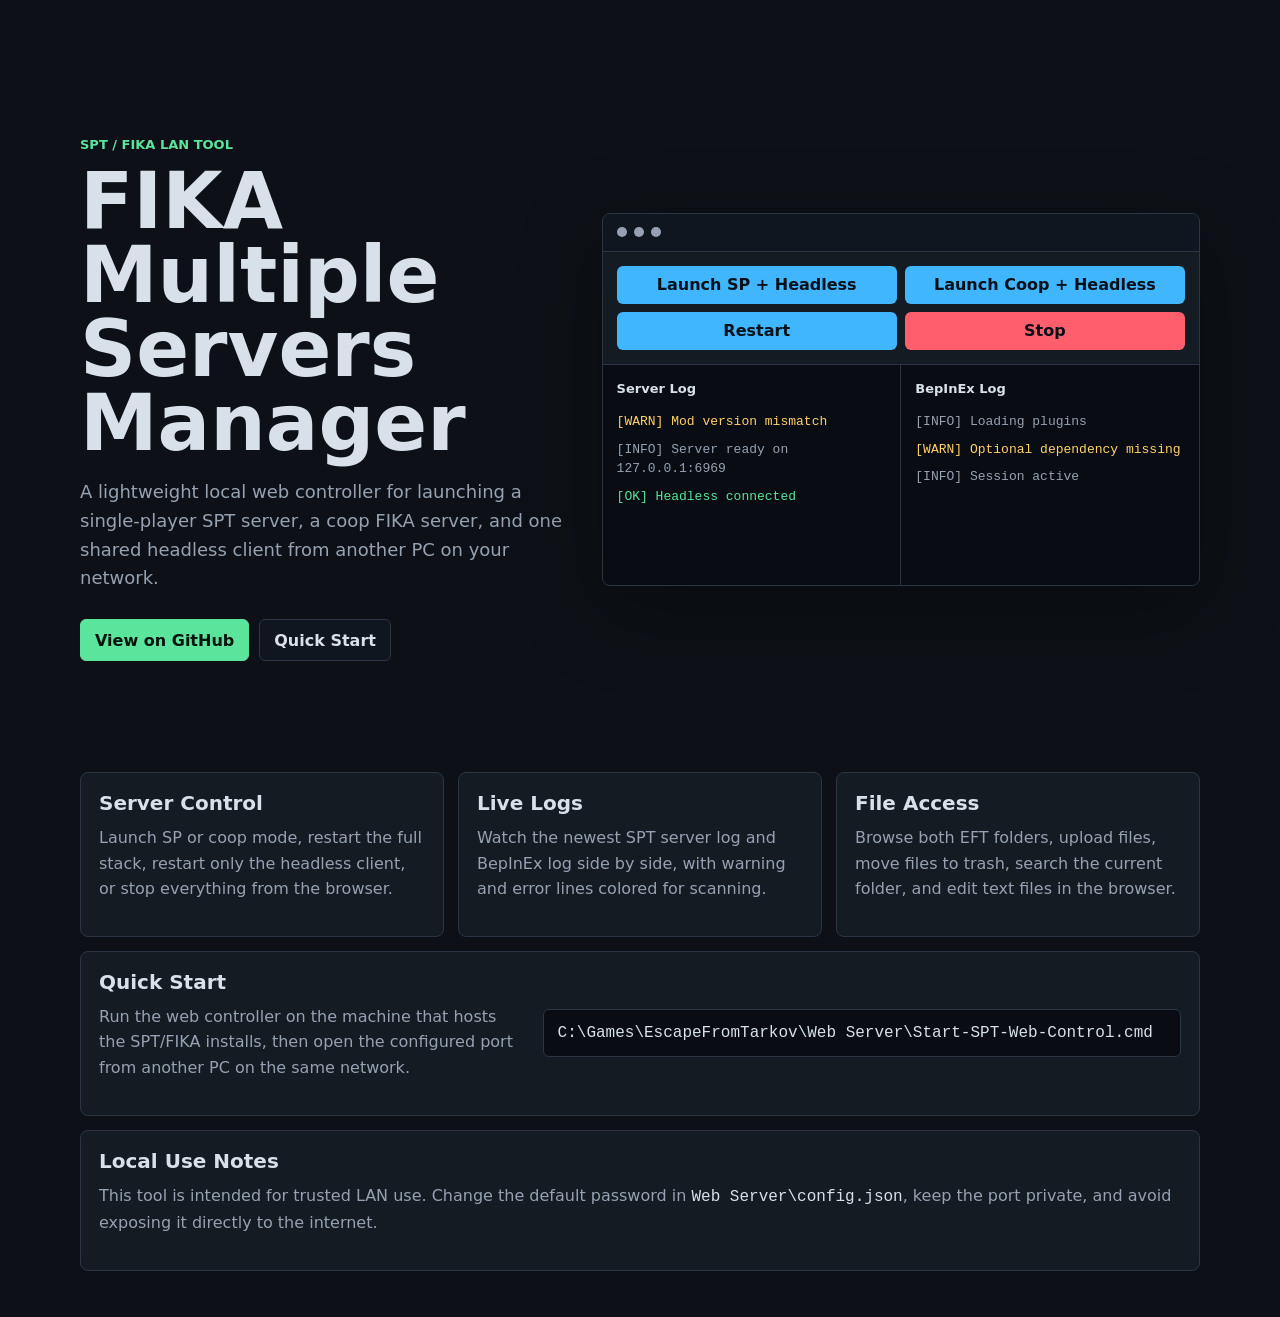
<file: docs/index.html>
<!doctype html>
<html lang="en">
<head>
  <meta charset="utf-8">
  <meta name="viewport" content="width=device-width, initial-scale=1">
  <title>FIKA Multiple Servers Manager</title>
  <meta name="description" content="A small LAN web controller for managing single-player and coop SPT/FIKA servers with a shared headless client.">
  <link rel="stylesheet" href="styles.css">
</head>
<body>
  <main class="page">
    <section class="hero">
      <div class="hero-copy">
        <p class="eyebrow">SPT / FIKA LAN Tool</p>
        <h1>FIKA Multiple Servers Manager</h1>
        <p class="lead">
          A lightweight local web controller for launching a single-player SPT server, a coop FIKA server, and one shared headless client from another PC on your network.
        </p>
        <div class="actions">
          <a href="https://github.com/Hasoeko/FIKA-multiple-servers-manager" class="button primary">View on GitHub</a>
          <a href="#quick-start" class="button">Quick Start</a>
        </div>
      </div>

      <div class="preview" aria-label="Dashboard preview">
        <div class="preview-top">
          <span></span>
          <span></span>
          <span></span>
        </div>
        <div class="preview-controls">
          <button>Launch SP + Headless</button>
          <button>Launch Coop + Headless</button>
          <button>Restart</button>
          <button class="danger">Stop</button>
        </div>
        <div class="preview-grid">
          <div>
            <strong>Server Log</strong>
            <p class="warn">[WARN] Mod version mismatch</p>
            <p>[INFO] Server ready on 127.0.0.1:6969</p>
            <p class="ok">[OK] Headless connected</p>
          </div>
          <div>
            <strong>BepInEx Log</strong>
            <p>[INFO] Loading plugins</p>
            <p class="warn">[WARN] Optional dependency missing</p>
            <p>[INFO] Session active</p>
          </div>
        </div>
      </div>
    </section>

    <section class="features">
      <article>
        <h2>Server Control</h2>
        <p>Launch SP or coop mode, restart the full stack, restart only the headless client, or stop everything from the browser.</p>
      </article>
      <article>
        <h2>Live Logs</h2>
        <p>Watch the newest SPT server log and BepInEx log side by side, with warning and error lines colored for scanning.</p>
      </article>
      <article>
        <h2>File Access</h2>
        <p>Browse both EFT folders, upload files, move files to trash, search the current folder, and edit text files in the browser.</p>
      </article>
    </section>

    <section id="quick-start" class="quick-start">
      <div>
        <h2>Quick Start</h2>
        <p>Run the web controller on the machine that hosts the SPT/FIKA installs, then open the configured port from another PC on the same network.</p>
      </div>
      <pre><code>C:\Games\EscapeFromTarkov\Web Server\Start-SPT-Web-Control.cmd</code></pre>
    </section>

    <section class="notes">
      <h2>Local Use Notes</h2>
      <p>
        This tool is intended for trusted LAN use. Change the default password in <code>Web Server\config.json</code>, keep the port private, and avoid exposing it directly to the internet.
      </p>
    </section>
  </main>
</body>
</html>
</file>
<file: docs/styles.css>
:root {
  --bg: #0d1117;
  --panel: #151b23;
  --panel-2: #10161f;
  --border: #2b3543;
  --text: #d8e0ea;
  --muted: #96a2b2;
  --accent: #3fb6ff;
  --accent-2: #5be49b;
  --danger: #ff5f6d;
  --warning: #ffd166;
}

* {
  box-sizing: border-box;
}

html {
  scroll-behavior: smooth;
}

body {
  margin: 0;
  background: var(--bg);
  color: var(--text);
  font-family: "Segoe UI", system-ui, sans-serif;
}

.page {
  width: min(1120px, calc(100% - 32px));
  margin: 0 auto;
  padding: 48px 0;
}

.hero {
  min-height: 78vh;
  display: grid;
  grid-template-columns: minmax(0, 0.9fr) minmax(380px, 1.1fr);
  align-items: center;
  gap: 32px;
}

.eyebrow {
  margin: 0 0 12px;
  color: var(--accent-2);
  font-size: 13px;
  font-weight: 700;
  text-transform: uppercase;
}

h1,
h2,
p {
  margin-top: 0;
}

h1 {
  max-width: 720px;
  margin-bottom: 18px;
  font-size: clamp(42px, 7vw, 78px);
  line-height: 0.95;
  letter-spacing: 0;
}

h2 {
  margin-bottom: 10px;
  font-size: 20px;
}

.lead {
  max-width: 620px;
  color: var(--muted);
  font-size: 18px;
  line-height: 1.6;
}

.actions {
  display: flex;
  flex-wrap: wrap;
  gap: 10px;
  margin-top: 26px;
}

.button {
  min-height: 42px;
  display: inline-flex;
  align-items: center;
  justify-content: center;
  color: var(--text);
  background: var(--panel-2);
  border: 1px solid var(--border);
  border-radius: 6px;
  padding: 10px 14px;
  font-weight: 700;
  text-decoration: none;
}

.button.primary {
  color: #05130d;
  background: var(--accent-2);
  border-color: var(--accent-2);
}

.preview,
.features article,
.quick-start,
.notes {
  border: 1px solid var(--border);
  background: var(--panel);
  border-radius: 8px;
}

.preview {
  overflow: hidden;
  box-shadow: 0 24px 80px rgba(0, 0, 0, 0.35);
}

.preview-top {
  height: 38px;
  display: flex;
  align-items: center;
  gap: 7px;
  padding: 0 14px;
  border-bottom: 1px solid var(--border);
  background: var(--panel-2);
}

.preview-top span {
  width: 10px;
  height: 10px;
  border-radius: 50%;
  background: var(--muted);
}

.preview-controls {
  display: grid;
  grid-template-columns: repeat(2, minmax(0, 1fr));
  gap: 8px;
  padding: 14px;
}

.preview-controls button {
  min-height: 38px;
  color: #071018;
  background: var(--accent);
  border: 0;
  border-radius: 6px;
  font: inherit;
  font-weight: 700;
}

.preview-controls .danger {
  background: var(--danger);
}

.preview-grid {
  display: grid;
  grid-template-columns: 1fr 1fr;
  gap: 1px;
  border-top: 1px solid var(--border);
  background: var(--border);
}

.preview-grid div {
  min-height: 220px;
  padding: 14px;
  background: #090d13;
  font: 13px/1.5 Consolas, "Cascadia Mono", monospace;
}

.preview-grid strong {
  display: block;
  margin-bottom: 14px;
  color: var(--text);
  font-family: "Segoe UI", system-ui, sans-serif;
}

.preview-grid p {
  margin-bottom: 8px;
  color: var(--muted);
}

.preview-grid .warn {
  color: var(--warning);
}

.preview-grid .ok {
  color: var(--accent-2);
}

.features {
  display: grid;
  grid-template-columns: repeat(3, minmax(0, 1fr));
  gap: 14px;
  margin-top: 22px;
}

.features article,
.notes {
  padding: 18px;
}

.features p,
.notes p,
.quick-start p {
  color: var(--muted);
  line-height: 1.6;
}

.quick-start {
  display: grid;
  grid-template-columns: minmax(0, 0.8fr) minmax(320px, 1.2fr);
  gap: 18px;
  align-items: center;
  margin-top: 14px;
  padding: 18px;
}

pre {
  min-width: 0;
  margin: 0;
  overflow: auto;
  border: 1px solid var(--border);
  border-radius: 6px;
  background: #090d13;
  padding: 14px;
}

code {
  color: var(--text);
  font-family: Consolas, "Cascadia Mono", monospace;
}

.notes {
  margin-top: 14px;
}

@media (max-width: 860px) {
  .page {
    padding-top: 28px;
  }

  .hero,
  .features,
  .quick-start {
    grid-template-columns: 1fr;
  }

  .hero {
    min-height: auto;
  }

  .preview-grid,
  .preview-controls {
    grid-template-columns: 1fr;
  }
}
</file>
